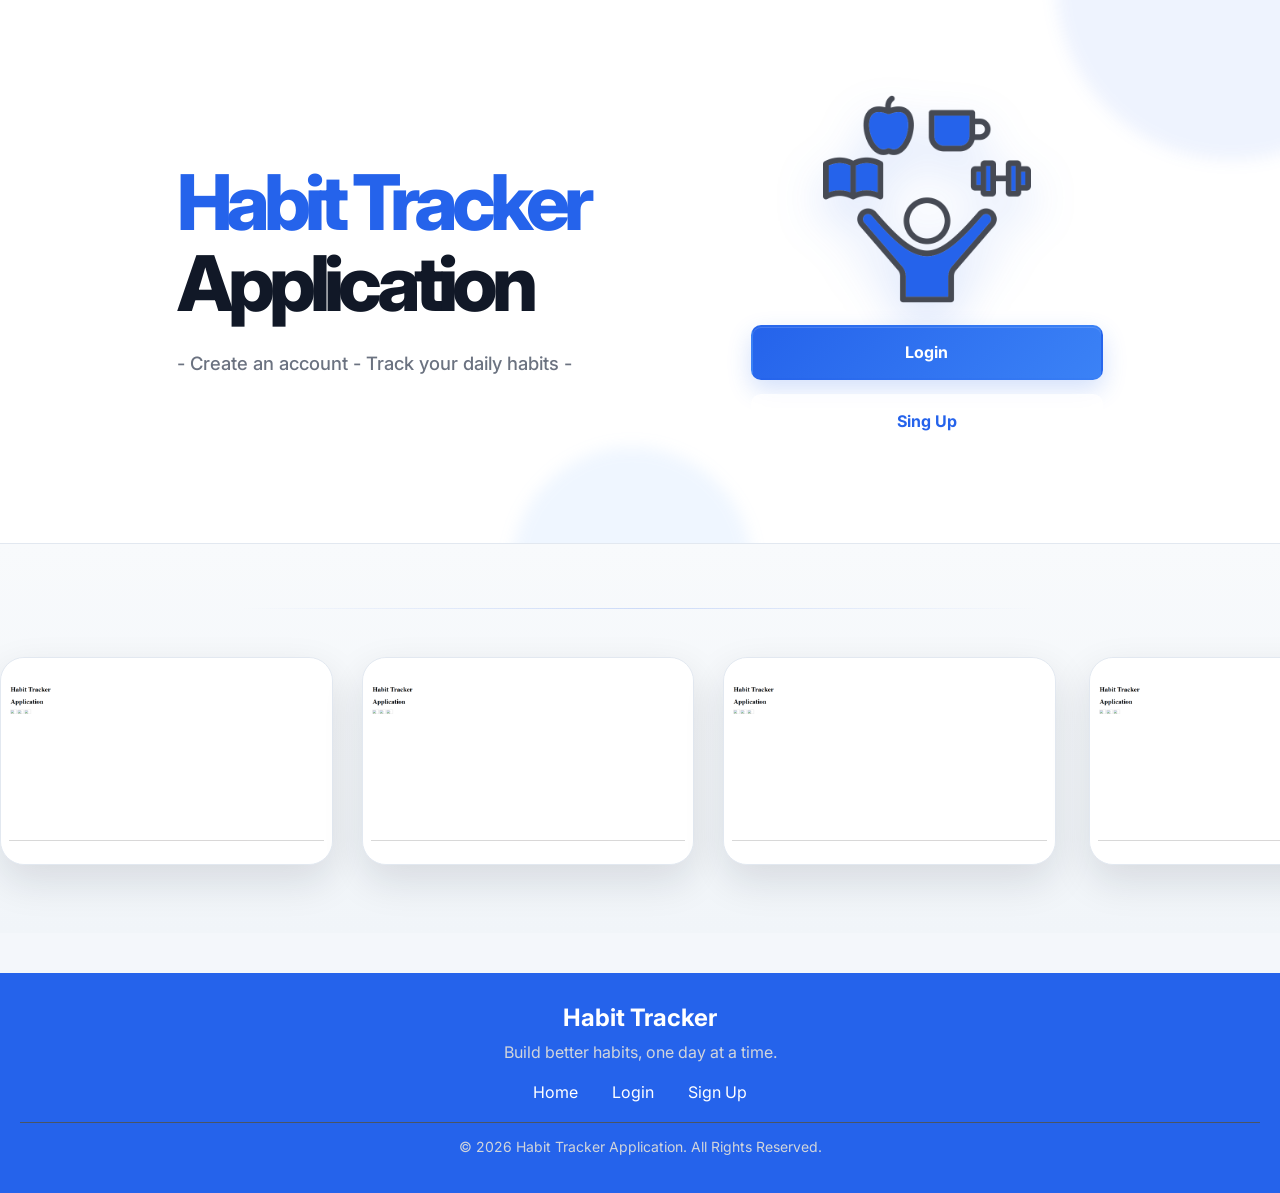
<file: root/index.html>
<!DOCTYPE html>
<html lang="en">

<head>
    <meta charset="UTF-8">
    <meta name="viewport" content="width=device-width, initial-scale=1.0">
    <title> Habit Tracker Application </title>
    <link rel="icon" type="image/png" href="resources/images/title_icon.png">
    <link rel="stylesheet" href="resources/css/style.css">
</head>

<body>
    <div class="title_button">
        <div class="title">
            <h1>Habit Tracker</h1>
            <h1>Application</h1>
            <p>- Create an account - Track your daily habits -</p>
        </div>
        <div class="button">
            <img src="resources/images/front_image.png" alt="">
            <a href="pages/loginpage.php"><button class="login_button">Login</button></a>
            <br>
            <a href="pages/signuppage.php"><button class="signup_button">Sing Up</button></a>
        </div>
    </div>
    <div class="slideshow">
        <div class="group">
            <div class="card"><img src="resources/images/image.png" alt=""></div>
            <div class="card"><img src="resources/images/image.png" alt=""></div>
            <div class="card"><img src="resources/images/image.png" alt=""></div>
        </div>
        <div aria-hidden="" class="group">
            <div class="card"><img src="resources/images/image.png" alt=""></div>
            <div class="card"><img src="resources/images/image.png" alt=""></div>
            <div class="card"><img src="resources/images/image.png" alt=""></div>
        </div>
    </div>
    <footer>
        <div class="footer_content">
            <h2>Habit Tracker</h2>
            <p>Build better habits, one day at a time.</p>

            <div class="footer_links">
                <a href="#">Home</a>
                <a href="pages/loginpage.php">Login</a>
                <a href="pages/signuppage.php">Sign Up</a>
            </div>

            <p class="copyright">
                &copy; 2026 Habit Tracker Application. All Rights Reserved.
            </p>
        </div>
    </footer>
</body>

</html>
</file>
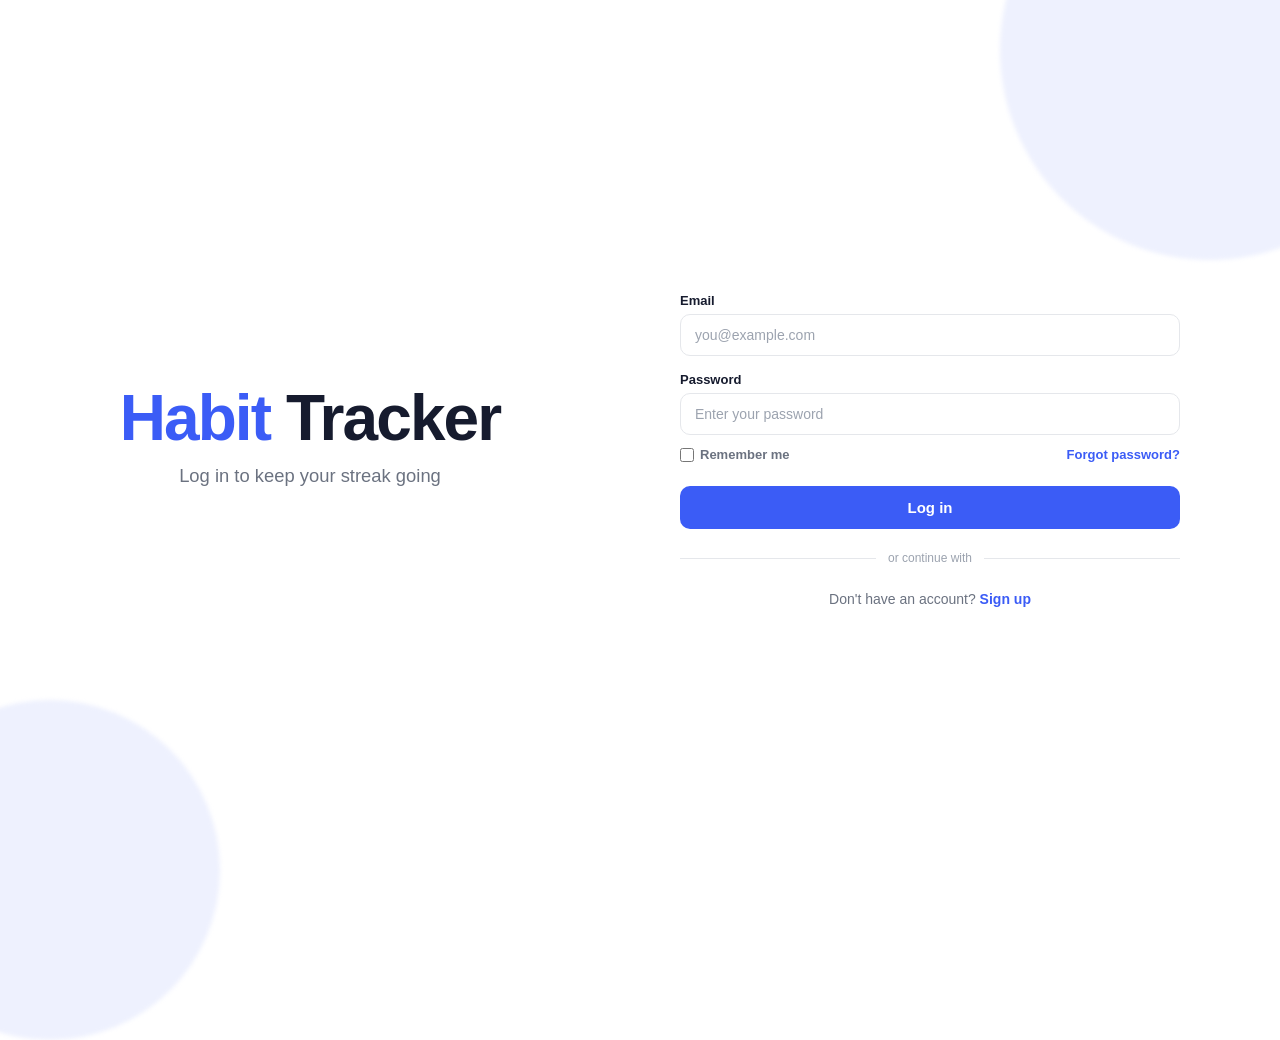
<file: root/pages/loginpage.html>
<!DOCTYPE html>
<html lang="en">

<head>
    <meta charset="UTF-8">
    <meta name="viewport" content="width=device-width, initial-scale=1.0">
    <link rel="icon" type="image/png" href="../resources/images/title_icon.png">
    <title> Log in — Habit Tracker </title>
    <link rel="stylesheet" href="../resources/css/loginpage.css">
</head>

<body>
    <div class="blob blob-1"></div>
    <div class="blob blob-2"></div>
    <div class="main_container">
        <div class="container">
            <h1><span>Habit</span> Tracker</h1>
            <p class="subtitle">Log in to keep your streak going</p>
        </div>
        <div class="card">

            <form>
                <div class="field">
                    <label for="email">Email</label>
                    <input type="email" id="email" name="email" placeholder="you@example.com" required>
                </div>

                <div class="field">
                    <label for="password">Password</label>
                    <input type="password" id="password" name="password" placeholder="Enter your password" required>
                </div>

                <div class="row-between">
                    <label class="remember">
                        <input type="checkbox" id="remember" name="remember">
                        Remember me
                    </label>
                    <a href="#" class="forgot">Forgot password?</a>
                </div>

                <button type="submit" class="btn-login">Log in</button>
            </form>

            <div class="divider">or continue with</div>
            <p class="signup-line">Don't have an account? <a href="../pages/signuppage.html">Sign up</a></p>
        </div>
    </div>
</body>

</html>
</file>
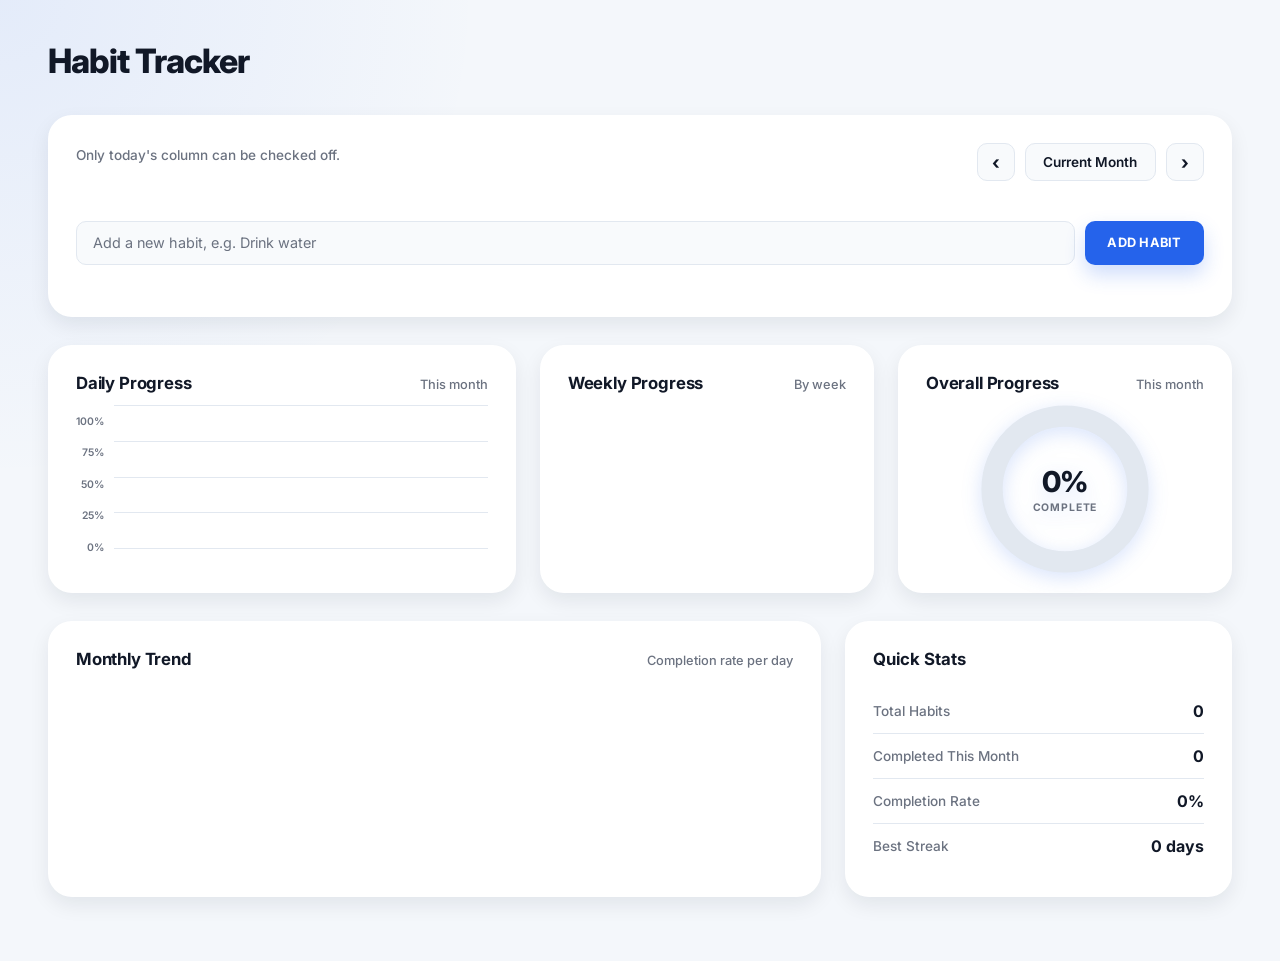
<file: root/pages/mainpage.html>
<!DOCTYPE html>
<html lang="en">

<head>
    <meta charset="UTF-8">
    <meta name="viewport" content="width=device-width, initial-scale=1.0">
    <title>Habit Tracker - Dashboard</title>
    <link rel="icon" type="image/png" href="../resources/images/title_icon.png">
    <link rel="stylesheet" href="../resources/css/mainpage.css">
</head>

<body>
    <div class="app">
        <main class="main-content">
            <!-- TOPBAR -->
            <div class="topbar">
                <div>
                    <h1>Habit Tracker</h1>
                    <p id="currentDate"></p>
                </div>
            </div>
            <!-- TRACKER PANEL -->
            <section class="panel tracker-panel">
                <div class="tracker-header">
                    <div>
                        <h2 id="monthTitle"></h2>
                        <span>Only today's column can be checked off.</span>
                    </div>
                    <div class="month-controls">
                        <button type="button" onclick="changeMonth(-1)" aria-label="Previous month">&lsaquo;</button>
                        <button type="button" class="today-button" onclick="goToToday()">Current Month</button>
                        <button type="button" onclick="changeMonth(1)" aria-label="Next month">&rsaquo;</button>
                    </div>
                </div>
                <div class="habit-input-container">
                    <input type="text" id="habitInput" placeholder="Add a new habit, e.g. Drink water">
                    <button type="button" id="addHabitButton" onclick="createHabit()">ADD HABIT</button>
                </div>
                <div class="tracker-scroll">
                    <table id="trackerTable">
                        <thead id="calendarHeader"></thead>
                        <tbody id="trackerBody"></tbody>
                    </table>
                </div>
            </section>

            <!-- ANALYTICS GRID -->
            <section class="analytics-grid">
                <!-- DAILY CHART -->
                <div class="panel daily-panel">
                    <div class="panel-header">
                        <h3>Daily Progress</h3>
                        <span class="muted">This month</span>
                    </div>
                    <p class="daily-summary" id="dailySummary"></p>
                    <div class="daily-chart-wrap">
                        <div class="chart-y-axis">
                            <span>100%</span>
                            <span>75%</span>
                            <span>50%</span>
                            <span>25%</span>
                            <span>0%</span>
                        </div>
                        <div class="daily-chart-main">
                            <div class="bar-chart" id="dailyChart"></div>
                            <div class="bar-chart-x-labels" id="dailyChartLabels"></div>
                        </div>
                    </div>
                </div>
                <!-- WEEKLY CHART -->
                <div class="panel weekly-panel">
                    <div class="panel-header">
                        <h3>Weekly Progress</h3>
                        <span class="muted">By week</span>
                    </div>
                    <div class="weekly-chart" id="weeklyChart"></div>
                </div>
                <!-- OVERALL PROGRESS -->
                <div class="panel progress-panel">
                    <div class="panel-header">
                        <h3>Overall Progress</h3>
                        <span class="muted">This month</span>
                    </div>
                    <div class="circle-progress">
                        <svg viewBox="0 0 100 100">
                            <circle class="circle-bg" cx="50" cy="50" r="48"></circle>
                            <circle class="circle-value" id="progressCircle" cx="50" cy="50" r="48"></circle>
                        </svg>
                        <div class="circle-text">
                            <strong id="progressPercent">0%</strong>
                            <span>COMPLETE</span>
                        </div>
                    </div>
                </div>
            </section>

            <!-- BOTTOM GRID -->
            <section class="bottom-grid">
                <!-- TREND LINE -->
                <div class="panel line-panel">
                    <div class="panel-header">
                        <h3>Monthly Trend</h3>
                        <span class="muted">Completion rate per day</span>
                    </div>
                    <svg id="trendChart" viewBox="0 0 900 170" preserveAspectRatio="none">
                        <polyline id="trendLine" points="" fill="none" stroke="currentColor" stroke-width="4">
                        </polyline>
                    </svg>
                </div>

                <!-- QUICK STATS -->
                <div class="panel stats-panel">
                    <h3>Quick Stats</h3>
                    <div class="stat-row">
                        <span>Total Habits</span>
                        <strong id="totalHabits">0</strong>
                    </div>
                    <div class="stat-row">
                        <span>Completed This Month</span>
                        <strong id="completedHabits">0</strong>
                    </div>
                    <div class="stat-row">
                        <span>Completion Rate</span>
                        <strong id="completionRate">0%</strong>
                    </div>
                    <div class="stat-row">
                        <span>Best Streak</span>
                        <strong id="bestStreak">0 days</strong>
                    </div>
                </div>
            </section>
        </main>
    </div>
    <script src="../resources/js/script.js"></script>
</body>

</html>
</file>
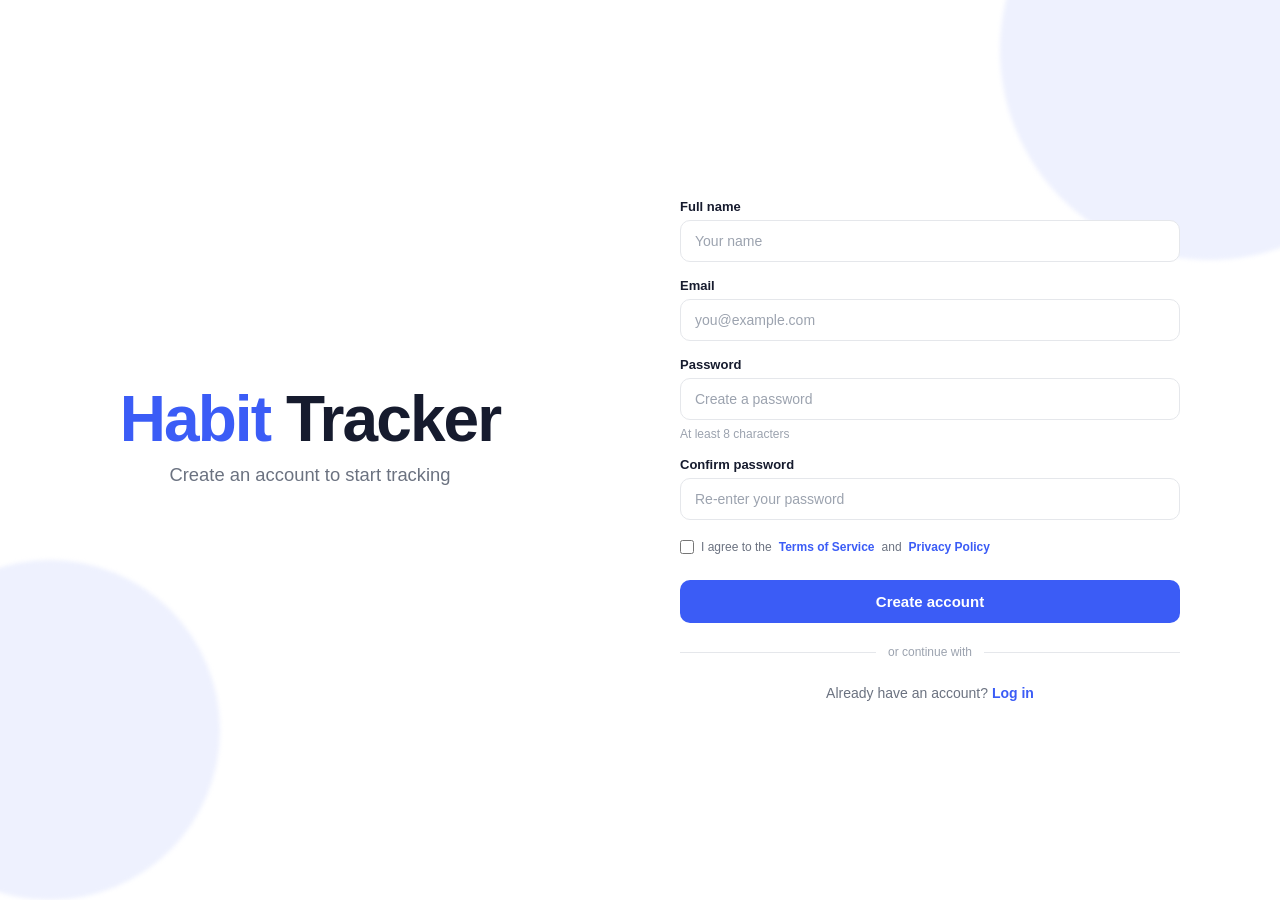
<file: root/pages/signuppage.html>
<!DOCTYPE html>
<html lang="en">

<head>
    <meta charset="UTF-8">
    <meta name="viewport" content="width=device-width, initial-scale=1.0">
    <link rel="icon" type="iamge/png" href="../resources/images/title_icon.png">
    <title> Sign up — Habit Tracker </title>
    <link rel="stylesheet" href="../resources/css/signuppage.css">
</head>

<body>

    <div class="blob blob-1"></div>
    <div class="blob blob-2"></div>
    <div class="main_container">
        <div class="container">

            <h1><span>Habit</span> Tracker</h1>
            <p class="subtitle">Create an account to start tracking</p>
        </div>
        <div class="card">
            <form>
                <div class="field">
                    <label for="name">Full name</label>
                    <input type="text" id="name" name="name" placeholder="Your name" required>
                </div>

                <div class="field">
                    <label for="email">Email</label>
                    <input type="email" id="email" name="email" placeholder="you@example.com" required>
                </div>

                <div class="field">
                    <label for="password">Password</label>
                    <input type="password" id="password" name="password" placeholder="Create a password" required>
                    <span class="hint">At least 8 characters</span>
                </div>

                <div class="field">
                    <label for="confirm-password">Confirm password</label>
                    <input type="password" id="confirm-password" name="confirm-password"
                        placeholder="Re-enter your password" required>
                </div>

                <label class="terms">
                    <input type="checkbox" id="terms" name="terms" required>
                    I agree to the <a href="#">Terms of Service</a> and <a href="#">Privacy Policy</a>
                </label>

                <button type="submit" class="btn-signup">Create account</button>
            </form>

            <div class="divider">or continue with</div>
            <p class="login-line">Already have an account? <a href="../pages/loginpage.html">Log in</a></p>
        </div>
    </div>

</body>

</html>
</file>
<file: root/resources/css/style.css>
@import url("https://fonts.googleapis.com/css2?family=Inter:wght@400;500;600;700;800&display=swap");

/* =========================================
   CSS VARIABLES
========================================= */
:root {
    --primary: #2563eb;
    --primary-dark: #1d4ed8;
    --primary-light: #eff6ff;

    --background: #f4f7fb;
    --surface: #ffffff;
    --surface-alt: #f8fafc;

    --text: #111827;
    --text-secondary: #6b7280;

    --border: #e2e8f0;

    --radius-sm: 0.625rem;
    --radius-md: 1rem;
    --radius-lg: 1.5rem;

    --shadow-sm: 0 0.5rem 1.25rem rgba(15, 23, 42, 0.08);
    --shadow-md: 0 1rem 2.5rem rgba(15, 23, 42, 0.12);
    --shadow-lg: 0 1.5rem 3rem rgba(37, 99, 235, 0.16);
}

/* =========================================
   RESET
========================================= */
*,
*::before,
*::after {
    margin: 0;
    padding: 0;
    box-sizing: border-box;
}

html {
    min-width: 20rem;
    scroll-behavior: smooth;
}

body {
    min-height: 100vh;
    font-family: "Inter", sans-serif;
    background:
        radial-gradient(circle at top left, rgba(37, 99, 235, 0.08), transparent 30%),
        var(--background);
    color: var(--text);
    overflow-x: hidden;
}

/* =========================================
   HERO SECTION
========================================= */
.title_button {
    position: relative;
    isolation: isolate;

    min-height: 34rem;
    padding: 5rem 10%;

    display: flex;
    align-items: center;
    justify-content: space-around;
    gap: 4rem;

    background: var(--surface);
    border-bottom: 1px solid var(--border);

    overflow: hidden;
}

/* Background decoration */
.title_button::before,
.title_button::after {
    content: "";
    position: absolute;
    border-radius: 50%;
    filter: blur(0.5rem);
    z-index: -1;
    pointer-events: none;
}

.title_button::before {
    width: 22rem;
    height: 22rem;
    top: -12rem;
    right: -8rem;
    background: rgba(37, 99, 235, 0.08);
}

.title_button::after {
    width: 15rem;
    height: 15rem;
    bottom: -9rem;
    left: 40%;
    background: rgba(96, 165, 250, 0.1);
}

/* =========================================
   TITLE
========================================= */
.title {
    max-width: 44rem;
    animation: fadeInUp 0.7s ease both;
}

.title h1 {
    font-size: clamp(2.7rem, 6vw, 5.5rem);
    font-weight: 800;
    line-height: 1.05;
    letter-spacing: -0.08em;
    color: var(--text);
}

.title h1:first-child {
    color: var(--primary);
}

.title p {
    margin-top: 1.5rem;
    max-width: 32rem;

    color: var(--text-secondary);
    font-size: clamp(1rem, 2vw, 1.15rem);
    font-weight: 500;
    line-height: 1.7;
}

/* =========================================
   HERO IMAGE + BUTTONS
========================================= */
.button {
    width: 100%;
    max-width: 22rem;

    display: flex;
    flex-direction: column;
    gap: 0.9rem;

    animation: fadeInUp 0.7s 0.15s ease both;
}

/* Hero image */
.button img {
    width: 100%;
    max-height: 13rem;

    object-fit: contain;
    display: block;

    margin-bottom: 0.5rem;

    filter: drop-shadow(0 1.25rem 1.5rem rgba(37, 99, 235, 0.18));
    animation: float 4s ease-in-out infinite;
}

.button br {
    display: none;
}

.button a {
    width: 100%;
    text-decoration: none;
}

/* =========================================
   BUTTONS
========================================= */
.button button {
    position: relative;

    width: 100%;
    padding: 0.95rem 1.5rem;

    border-radius: var(--radius-sm);
    border: 2px solid transparent;

    font-family: inherit;
    font-size: 1rem;
    font-weight: 700;

    cursor: pointer;

    transition:
        transform 0.25s ease,
        box-shadow 0.25s ease,
        background-color 0.25s ease,
        border-color 0.25s ease;
}

.button button:hover {
    transform: translateY(-0.2rem);
}

.button button:active {
    transform: translateY(0);
}

/* Login */
.login_button {
    color: #ffffff;
    background: linear-gradient(135deg, #2563eb, #3b82f6);
    border-color: var(--primary);

    box-shadow:
        0 0.6rem 1.5rem rgba(37, 99, 235, 0.2),
        inset 0 1px 0 rgba(255, 255, 255, 0.15);
}

.login_button:hover {
    background: linear-gradient(135deg, #1d4ed8, #2563eb);
    box-shadow:
        0 0.9rem 2rem rgba(37, 99, 235, 0.3);
}

/* Signup */
.signup_button {
    color: var(--primary);
    background: rgba(255, 255, 255, 0.8);
    border-color: var(--primary);
    backdrop-filter: blur(0.75rem);
}

.signup_button:hover {
    background: var(--primary-light);
    box-shadow: 0 0.7rem 1.5rem rgba(37, 99, 235, 0.1);
}

/* Accessibility */
.button button:focus-visible {
    outline: 3px solid rgba(37, 99, 235, 0.35);
    outline-offset: 4px;
}

/* =========================================
   SLIDESHOW
========================================= */
.slideshow {
    width: 100%;
    overflow: hidden;

    padding: 4rem 0;

    background:
        linear-gradient(180deg,
            var(--surface-alt),
            #f1f5f9);

    white-space: nowrap;
}

.slideshow::before {
    content: "";
    display: block;

    width: min(80%, 50rem);
    height: 1px;

    margin: 0 auto 3rem;

    background: linear-gradient(90deg,
            transparent,
            rgba(37, 99, 235, 0.2),
            transparent);
}

/* Infinite scrolling groups */
.group {
    display: inline-flex;
    align-items: center;

    gap: 1.8rem;
    padding-right: 1.8rem;

    animation: scroll 25s linear infinite;
    will-change: transform;
}

/* =========================================
   CARDS
========================================= */
.card {
    width: clamp(17rem, 26vw, 24rem);
    aspect-ratio: 16 / 10;

    flex: 0 0 auto;

    position: relative;
    overflow: hidden;

    background: var(--surface);

    border: 1px solid var(--border);
    border-radius: var(--radius-lg);

    box-shadow: var(--shadow-md);

    transition:
        transform 0.35s ease,
        box-shadow 0.35s ease,
        border-color 0.35s ease;
}

.card::after {
    content: "";
    position: absolute;
    inset: 0;

    border-radius: inherit;

    border: 1px solid rgba(255, 255, 255, 0.5);
    pointer-events: none;
}

.card:hover {
    transform: translateY(-0.6rem) scale(1.015);

    border-color: rgba(37, 99, 235, 0.35);

    box-shadow:
        0 1.5rem 3rem rgba(15, 23, 42, 0.16),
        0 0 2rem rgba(37, 99, 235, 0.08);
}

.card img {
    width: 100%;
    height: 100%;

    display: block;

    object-fit: contain;
    padding: 0.5rem;

    transition: transform 0.4s ease;
}

.card:hover img {
    transform: scale(1.03);
}

footer {
    width: 100%;
    background-color: #2563eb;
    color: white;
    padding: 30px 20px;
    text-align: center;
    box-sizing: border-box;
    margin-top: 40px;
}

.footer_content h2 {
    margin: 0 0 10px;
    font-size: 24px;
}

.footer_content p {
    margin: 8px 0;
    color: #d1d5db;
}

.footer_links {
    margin: 20px 0;
}

.footer_links a {
    color: white;
    text-decoration: none;
    margin: 0 15px;
    font-size: 16px;
}

.footer_links a:hover {
    color: #60a5fa;
}

.copyright {
    border-top: 1px solid #4b5563;
    padding-top: 15px;
    margin-top: 20px !important;
    font-size: 14px;
}

/* =========================================
   ANIMATIONS
========================================= */
@keyframes scroll {
    from {
        transform: translateX(0);
    }

    to {
        transform: translateX(-100%);
    }
}

@keyframes float {

    0%,
    100% {
        transform: translateY(0);
    }

    50% {
        transform: translateY(-0.7rem);
    }
}

@keyframes fadeInUp {
    from {
        opacity: 0;
        transform: translateY(1.5rem);
    }

    to {
        opacity: 1;
        transform: translateY(0);
    }
}

/* Pause slideshow */
.slideshow:hover .group {
    animation-play-state: paused;
}

/* =========================================
   TABLET
========================================= */
@media (max-width: 48rem) {
    .title_button {
        min-height: auto;

        padding: 4rem 7%;

        flex-direction: column;
        align-items: flex-start;

        gap: 3rem;
    }

    .title {
        max-width: 100%;
    }

    .button {
        max-width: 100%;

        display: grid;
        grid-template-columns: repeat(2, 1fr);
    }

    .button img {
        grid-column: 1 / -1;
        max-height: 15rem;
        width: min(100%, 28rem);
        margin-inline: auto;
    }

    .card {
        width: clamp(16rem, 55vw, 22rem);
    }

    .slideshow {
        padding: 3rem 0;
    }

    .group {
        gap: 1.25rem;
        padding-right: 1.25rem;
    }
}

/* =========================================
   MOBILE
========================================= */
@media (max-width: 30rem) {
    html {
        min-width: 0;
    }

    .title_button {
        padding: 3.5rem 6%;
        gap: 2.5rem;
    }

    .title h1 {
        font-size: clamp(2.5rem, 14vw, 4rem);
        letter-spacing: -0.06em;
    }

    .title p {
        font-size: 1rem;
    }

    .button {
        display: flex;
        flex-direction: column;
    }

    .button img {
        max-height: 12rem;
    }

    .button button {
        padding: 0.9rem 1.2rem;
        font-size: 0.95rem;
    }

    .slideshow {
        padding: 2.5rem 0;
    }

    .slideshow::before {
        margin-bottom: 2rem;
    }

    .group {
        gap: 1rem;
        padding-right: 1rem;
    }

    .card {
        width: 80vw;
        max-width: 20rem;

        border-radius: 1rem;
    }

    .card img {
        padding: 0.375rem;
    }
}

/* =========================================
   REDUCED MOTION ACCESSIBILITY
========================================= */
@media (prefers-reduced-motion: reduce) {

    *,
    *::before,
    *::after {
        scroll-behavior: auto !important;
        animation-duration: 0.01ms !important;
        animation-iteration-count: 1 !important;
        transition-duration: 0.01ms !important;
    }
}
</file>
<file: root/resources/css/loginpage.css>
:root {
    --blue: #3B5CF6;
    --blue-dark: #2F49D1;
    --navy: #161B2E;
    --gray: #6B7280;
    --gray-light: #9CA3AF;
    --border: #E5E7EB;
    --bg: #FFFFFF;
    --blob: #EEF1FE;
}

* {
    margin: 0;
    padding: 0;
    box-sizing: border-box;
}

body {
    font-family: -apple-system, BlinkMacSystemFont, "Segoe UI", Roboto, Helvetica, Arial, sans-serif;
    background: var(--bg);
    color: var(--navy);
    min-height: 100vh;
    display: flex;
    align-items: center;
    justify-content: center;
    position: relative;
    overflow: hidden;
    padding: 24px;
}

/* ambient blobs, echoing the landing page */
.blob {
    position: absolute;
    border-radius: 50%;
    background: var(--blob);
    filter: blur(2px);
    z-index: 0;
}

.blob-1 {
    width: 420px;
    height: 420px;
    top: -160px;
    right: -140px;
    z-index: 0;
}

.blob-2 {
    width: 340px;
    height: 340px;
    bottom: -140px;
    left: -120px;
    z-index: 0;
}

.icon-wrap {
    display: flex;
    justify-content: center;
    margin-bottom: 22px;
    z-index: 10;
}

.icon-wrap svg {
    width: 72px;
    height: 72px;
    z-index: 10;
}

.main_container {
    width: 100%;
    max-width: 1200px;
    display: flex;
    align-items: center;
    justify-content: center;
    gap: 80px;
    padding: 20px;
    flex-wrap: wrap;
    z-index: 10;
}

.container {
    width: 100%;
    max-width: 500px;
    flex: 1 1 420px;
    display: flex;
    flex-direction: column;
}

h1 {
    text-align: center;
    font-size: clamp(2.5rem, 5vw, 4.5rem);
    font-weight: 800;
    letter-spacing: -0.03em;
    line-height: 1.1;
    margin-bottom: 12px;
}

h1 span {
    color: var(--blue);
    font-size: inherit;
}

.subtitle {
    text-align: center;
    color: var(--gray);
    font-size: clamp(0.95rem, 2vw, 1.15rem);
    margin-bottom: 30px;
}

.card {
    width: 100%;
    max-width: 500px;
    margin: 0 auto;
}

@media (max-width: 768px) {
    body {
        padding: 16px;
        overflow-y: auto;
    }

    .main_container {
        flex-direction: column;
        gap: 40px;
        padding: 10px 0;
    }

    .container {
        width: 100%;
        max-width: 600px;
        flex: none;
    }

    h1 {
        font-size: clamp(2.25rem, 10vw, 3.5rem);
    }

    .card {
        max-width: 100%;
    }
}

@media (max-width: 480px) {
    body {
        padding: 12px;
    }

    .card {
        padding: 28px 20px;
        border-radius: 16px;
    }

    h1 {
        font-size: 2.25rem;
    }

    .icon-wrap svg {
        width: 60px;
        height: 60px;
    }

    .row-between {
        flex-wrap: wrap;
        gap: 10px;
    }
}

/* .card {
    position: relative;
    z-index: 1;
    width: 100%;
    max-width: 400px;
    background: #fff;
    border: 1px solid var(--border);
    border-radius: 20px;
    padding: 40px 36px 36px;
    box-shadow: 0 20px 50px -20px rgba(22, 27, 46, 0.15);
} */


form {
    display: flex;
    flex-direction: column;
    gap: 16px;
}

.field {
    display: flex;
    flex-direction: column;
    gap: 6px;
}

label {
    font-size: 13px;
    font-weight: 600;
    color: var(--navy);
}

input[type="email"],
input[type="password"] {
    padding: 12px 14px;
    border: 1.5px solid var(--border);
    border-radius: 10px;
    font-size: 14px;
    color: var(--navy);
    outline: none;
    transition: border-color .15s ease, box-shadow .15s ease;
    background: #fff;
}

input::placeholder {
    color: var(--gray-light);
}

input:focus {
    border-color: var(--blue);
    box-shadow: 0 0 0 3px rgba(59, 92, 246, 0.15);
}

.row-between {
    display: flex;
    align-items: center;
    justify-content: space-between;
    font-size: 13px;
    margin-top: -4px;
}

.remember {
    display: flex;
    align-items: center;
    gap: 6px;
    color: var(--gray);
}

.remember input {
    accent-color: var(--blue);
    width: 14px;
    height: 14px;
}

.forgot {
    color: var(--blue);
    text-decoration: none;
    font-weight: 600;
}

.forgot:hover {
    text-decoration: underline;
}

.btn-login {
    margin-top: 8px;
    padding: 13px;
    border: none;
    border-radius: 10px;
    background: var(--blue);
    color: #fff;
    font-size: 15px;
    font-weight: 700;
    cursor: pointer;
    transition: background .15s ease, transform .05s ease;
}

.btn-login:hover {
    background: var(--blue-dark);
}

.btn-login:active {
    transform: scale(0.99);
}

.divider {
    display: flex;
    align-items: center;
    gap: 12px;
    color: var(--gray-light);
    font-size: 12px;
    margin: 22px 0;
}

.divider::before,
.divider::after {
    content: "";
    flex: 1;
    height: 1px;
    background: var(--border);
}

.btn-google {
    display: flex;
    align-items: center;
    justify-content: center;
    gap: 10px;
    padding: 11px;
    border: 1.5px solid var(--border);
    border-radius: 10px;
    background: #fff;
    font-size: 14px;
    font-weight: 600;
    color: var(--navy);
    cursor: pointer;
    transition: border-color .15s ease, background .15s ease;
}

.btn-google:hover {
    background: #F9FAFB;
    border-color: var(--gray-light);
}

.signup-line {
    text-align: center;
    font-size: 14px;
    color: var(--gray);
    margin-top: 26px;
}

.signup-line a {
    color: var(--blue);
    font-weight: 700;
    text-decoration: none;
}

.signup-line a:hover {
    text-decoration: underline;
}

@media (max-width:480px) {
    .card {
        padding: 32px 24px 28px;
        border-radius: 16px;
    }
}
</file>
<file: root/resources/css/mainpage.css>
@import url("https://fonts.googleapis.com/css2?family=Inter:wght@400;500;600;700;800&display=swap");

/* =========================================
   CSS VARIABLES
   (kept consistent with the marketing page)
========================================= */
:root {
    --primary: #2563eb;
    --primary-dark: #1d4ed8;
    --primary-light: #eff6ff;

    --success: #22c55e;
    --success-dark: #16a34a;

    --background: #f4f7fb;
    --surface: #ffffff;
    --surface-alt: #f8fafc;

    --text: #111827;
    --text-secondary: #6b7280;

    --border: #e2e8f0;

    --radius-sm: 0.625rem;
    --radius-md: 1rem;
    --radius-lg: 1.5rem;

    --shadow-sm: 0 0.5rem 1.25rem rgba(15, 23, 42, 0.08);
    --shadow-md: 0 1rem 2.5rem rgba(15, 23, 42, 0.12);
    --shadow-lg: 0 1.5rem 3rem rgba(37, 99, 235, 0.16);

    /* shared easing for every animated property in this file */
    --ease-smooth: cubic-bezier(0.22, 1, 0.36, 1);
}

/* =========================================
   RESET
========================================= */
*,
*::before,
*::after {
    margin: 0;
    padding: 0;
    box-sizing: border-box;
}

html {
    min-width: 20rem;
    scroll-behavior: smooth;
}

body {
    min-height: 100vh;
    font-family: "Inter", sans-serif;
    background:
        radial-gradient(circle at top left, rgba(37, 99, 235, 0.08), transparent 30%),
        var(--background);
    color: var(--text);
    overflow-x: hidden;
}

/* =========================================
   LAYOUT
========================================= */
.app {
    display: flex;
    min-height: 100vh;
}

.main-content {
    flex: 1;
    width: 100%;
    max-width: 90rem;
    margin: 0 auto;
    padding: 2.5rem clamp(1.25rem, 4vw, 3rem) 4rem;

    display: flex;
    flex-direction: column;
    gap: 1.75rem;
}

/* =========================================
   TOPBAR
========================================= */
.topbar {
    display: flex;
    align-items: flex-end;
    justify-content: space-between;
    flex-wrap: wrap;
    gap: 1rem;

    animation: fadeInUp 0.5s var(--ease-smooth) both;
}

.topbar h1 {
    font-size: clamp(1.6rem, 3vw, 2.1rem);
    font-weight: 800;
    letter-spacing: -0.03em;
    color: var(--text);
}

.topbar p {
    margin-top: 0.35rem;
    color: var(--text-secondary);
    font-size: 0.95rem;
    font-weight: 500;
}

/* =========================================
   PANELS (shared card shell — no border, shadow only)
========================================= */
.panel {
    background: var(--surface);
    border-radius: var(--radius-lg);
    box-shadow: var(--shadow-sm);
    padding: 1.75rem;

    transition:
        box-shadow 0.35s var(--ease-smooth),
        transform 0.35s var(--ease-smooth);

    animation: fadeInUp 0.55s var(--ease-smooth) both;
}

.panel:hover {
    box-shadow: var(--shadow-md);
}

.panel-header {
    display: flex;
    align-items: baseline;
    justify-content: space-between;
    gap: 0.75rem;
    margin-bottom: 1.25rem;
}

.panel-header h3 {
    font-size: 1.05rem;
    font-weight: 700;
    letter-spacing: -0.01em;
}

.muted {
    color: var(--text-secondary);
    font-size: 0.8rem;
    font-weight: 500;
}

/* =========================================
   TRACKER PANEL HEADER
========================================= */
.tracker-panel {
    animation-delay: 0.05s;
}

.tracker-header {
    display: flex;
    align-items: flex-start;
    justify-content: space-between;
    flex-wrap: wrap;
    gap: 0.75rem;
    margin-bottom: 1.25rem;
}

.tracker-header h2 {
    font-size: 1.2rem;
    font-weight: 700;
    letter-spacing: -0.01em;
}

.tracker-header span {
    display: block;
    margin-top: 0.25rem;
    color: var(--text-secondary);
    font-size: 0.85rem;
    font-weight: 500;
}

/* =========================================
   MONTH CONTROLS
========================================= */
.month-controls {
    display: flex;
    align-items: center;
    justify-content: flex-end;
    gap: 0.6rem;
    margin-bottom: 1.25rem;
}

.month-controls button {
    font-family: inherit;
    cursor: pointer;
    border-radius: var(--radius-sm);
    border: 1px solid var(--border);
    background: var(--surface-alt);
    color: var(--text);

    transition:
        background-color 0.25s var(--ease-smooth),
        border-color 0.25s var(--ease-smooth),
        transform 0.2s var(--ease-smooth),
        color 0.25s var(--ease-smooth);
}

.month-controls button:first-child,
.month-controls button:last-child {
    width: 2.4rem;
    height: 2.4rem;
    font-size: 1.15rem;
    font-weight: 700;
    line-height: 1;
    display: inline-flex;
    align-items: center;
    justify-content: center;
}

.month-controls button:hover {
    background: var(--primary-light);
    border-color: rgba(37, 99, 235, 0.35);
    color: var(--primary-dark);
    transform: translateY(-0.1rem);
}

.month-controls button:active {
    transform: translateY(0);
}

.today-button {
    padding: 0 1.1rem;
    height: 2.4rem;
    font-size: 0.85rem;
    font-weight: 600;
}

/* =========================================
   ADD HABIT INPUT
========================================= */
.habit-input-container {
    display: flex;
    gap: 0.6rem;
    margin-bottom: 1.5rem;
}

#habitInput {
    flex: 1;
    min-width: 0;
    height: 2.75rem;
    padding: 0 1rem;

    font-family: inherit;
    font-size: 0.9rem;
    color: var(--text);

    background: var(--surface-alt);
    border: 1.5px solid var(--border);
    border-radius: var(--radius-sm);

    transition:
        border-color 0.25s var(--ease-smooth),
        box-shadow 0.25s var(--ease-smooth),
        background-color 0.25s var(--ease-smooth);
}

#habitInput::placeholder {
    color: var(--text-secondary);
}

#habitInput:focus {
    outline: none;
    background: var(--surface);
    border-color: var(--primary);
    box-shadow: 0 0 0 4px rgba(37, 99, 235, 0.12);
}

#addHabitButton {
    flex-shrink: 0;
    height: 2.75rem;
    padding: 0 1.4rem;

    font-family: inherit;
    font-size: 0.8rem;
    font-weight: 700;
    letter-spacing: 0.02em;
    color: #fff;

    background: var(--primary);
    border: none;
    border-radius: var(--radius-sm);
    cursor: pointer;

    box-shadow: 0 0.6rem 1.25rem rgba(37, 99, 235, 0.22);

    transition:
        transform 0.25s var(--ease-smooth),
        box-shadow 0.25s var(--ease-smooth),
        background 0.25s var(--ease-smooth);
}

#addHabitButton:hover {
    background: var(--primary-dark);
    box-shadow: 0 0.9rem 1.75rem rgba(37, 99, 235, 0.3);
    transform: translateY(-0.15rem);
}

#addHabitButton:active {
    transform: translateY(0);
}

/* =========================================
   TRACKER TABLE
   (table-layout: fixed divides the row width evenly across every
   day column so the entire month fits on screen without scrolling)
========================================= */
.tracker-scroll {
    overflow-x: auto;
    border-radius: var(--radius-md);

    scrollbar-width: thin;
    scrollbar-color: var(--border) transparent;
}

.tracker-scroll::-webkit-scrollbar {
    height: 0.5rem;
}

.tracker-scroll::-webkit-scrollbar-thumb {
    background: var(--border);
    border-radius: 999px;
}

#trackerTable {
    width: 100%;
    table-layout: fixed;
    border-collapse: separate;
    border-spacing: 0;
    font-size: clamp(0.55rem, 0.9vw, 0.8rem);
}

#trackerTable thead th {
    position: sticky;
    top: 0;
    z-index: 2;

    background: var(--surface-alt);
    color: var(--text-secondary);
    font-weight: 600;
    font-size: clamp(0.55rem, 0.75vw, 0.72rem);
    letter-spacing: 0.03em;
    text-transform: uppercase;

    padding: 0.5rem 0.15rem;
    text-align: center;
    border-bottom: 1px solid var(--border);
    white-space: nowrap;
    overflow: hidden;
    text-overflow: ellipsis;
}

.habit-header {
    position: sticky;
    left: 0;
    z-index: 3;
    text-align: left !important;
    padding-left: 0.85rem !important;
    background: var(--surface-alt);
    width: 9rem;
}

.week-row th {
    border-left: 1px solid var(--border);
}

.week-row th:first-child {
    border-left: none;
}

.day-number {
    display: block;
    margin-top: 0.1rem;
    font-size: clamp(0.6rem, 0.9vw, 0.85rem);
    font-weight: 700;
    color: var(--text);
    text-transform: none;
}

th.week-start,
td.week-start {
    border-left: 1px solid var(--border);
}

#trackerBody tr {
    transition: background-color 0.2s var(--ease-smooth);
}

#trackerBody tr:hover {
    background: var(--surface-alt);
}

#trackerBody tr:not(:last-child) td {
    border-bottom: 1px solid var(--border);
}

.habit-name {
    position: sticky;
    left: 0;
    z-index: 1;

    background: var(--surface);
    padding: 0.6rem 0.85rem;
    font-weight: 600;
    color: var(--text);
    white-space: nowrap;
    overflow: hidden;
    text-overflow: ellipsis;

    display: table-cell;
}

#trackerBody tr:hover .habit-name {
    background: var(--surface-alt);
}

.edit-habit {
    margin-left: 0.6rem;
    padding: 0.15rem 0.5rem;
    font-family: inherit;
    font-size: 0.62rem;
    font-weight: 700;
    letter-spacing: 0.03em;
    color: var(--text-secondary);

    background: var(--surface-alt);
    border: 1px solid var(--border);
    border-radius: 999px;
    cursor: pointer;

    opacity: 0;
    transform: translateX(-0.25rem);

    transition:
        opacity 0.2s var(--ease-smooth),
        transform 0.2s var(--ease-smooth),
        background-color 0.2s var(--ease-smooth),
        color 0.2s var(--ease-smooth);
}

#trackerBody tr:hover .edit-habit,
.edit-habit:focus-visible {
    opacity: 1;
    transform: translateX(0);
}

.edit-habit:hover {
    background: var(--primary-light);
    color: var(--primary-dark);
    border-color: rgba(37, 99, 235, 0.35);
}

.day-cell {
    text-align: center;
    padding: clamp(0.15rem, 0.4vw, 0.4rem);
}

.check-cell {
    width: 68%;
    aspect-ratio: 1 / 1;
    max-width: 1.4rem;
    margin: 0 auto;

    border-radius: 0.4rem;
    border: 1.5px solid var(--border);
    background: var(--surface-alt);
    cursor: pointer;

    transition:
        background-color 0.3s var(--ease-smooth),
        border-color 0.3s var(--ease-smooth),
        transform 0.18s var(--ease-smooth),
        box-shadow 0.3s var(--ease-smooth);
}

.check-cell:hover {
    border-color: var(--primary);
    transform: scale(1.12);
}

.check-cell:active {
    transform: scale(0.94);
}

.check-cell.completed {
    background: var(--success);
    border-color: var(--success-dark);
    box-shadow: 0 0.3rem 0.6rem rgba(34, 197, 94, 0.35);
    animation: pop 0.3s var(--ease-smooth);
}

/* only today can be toggled — past/future days are locked */
.check-cell.disabled {
    cursor: not-allowed;
    opacity: 0.45;
}

.check-cell.disabled:hover {
    border-color: var(--border);
    transform: none;
}

.check-cell.disabled.completed {
    opacity: 0.7;
}

/* highlight the current day's column across header + body */
th.today-column {
    background: var(--primary-light);
    color: var(--primary-dark);
}

td.today-column {
    background: rgba(37, 99, 235, 0.05);
}

#trackerBody tr:hover td.today-column {
    background: rgba(37, 99, 235, 0.09);
}

/* =========================================
   ANALYTICS GRID
========================================= */
.analytics-grid {
    display: grid;
    grid-template-columns: 1.4fr 1fr 1fr;
    gap: 1.5rem;
}

.daily-panel {
    animation-delay: 0.1s;
}

.weekly-panel {
    animation-delay: 0.15s;
}

.progress-panel {
    animation-delay: 0.2s;
}

/* =========================================
   DAILY PROGRESS DETAILS
========================================= */
.daily-summary {
    margin: -0.5rem 0 1rem;
    font-size: 0.78rem;
    font-weight: 600;
    color: var(--text-secondary);

    opacity: 0;
    animation: fadeInUp 0.5s var(--ease-smooth) 0.15s both;
}

.daily-chart-wrap {
    display: flex;
    gap: 0.6rem;
}

/* y-axis: 100 / 75 / 50 / 25 / 0 */
.chart-y-axis {
    display: flex;
    flex-direction: column;
    justify-content: space-between;

    height: 9rem;
    padding-top: 0.5rem;

    text-align: right;
    flex-shrink: 0;
}

.chart-y-axis span {
    font-size: 0.65rem;
    font-weight: 600;
    color: var(--text-secondary);
    line-height: 1;
    transform: translateY(0.35em);
}

.daily-chart-main {
    flex: 1;
    min-width: 0;
}

/* =========================================
   DAILY BAR CHART
========================================= */
.bar-chart {
    position: relative;
    display: flex;
    align-items: flex-end;
    gap: 0.2rem;
    height: 9rem;
    padding-top: 0.5rem;

    border-top: 1px solid var(--border);
    border-bottom: 1px solid var(--border);

    /* gridlines at the 25% and 75% levels; 0/100 are the top/bottom borders above */
    background-image:
        linear-gradient(to top, transparent 24.5%, var(--border) 24.5%, var(--border) calc(24.5% + 1px), transparent calc(24.5% + 1px)),
        linear-gradient(to top, transparent 49.5%, var(--border) 49.5%, var(--border) calc(49.5% + 1px), transparent calc(49.5% + 1px)),
        linear-gradient(to top, transparent 74.5%, var(--border) 74.5%, var(--border) calc(74.5% + 1px), transparent calc(74.5% + 1px));
}

.bar {
    flex: 1;
    min-width: 0.2rem;
    border-radius: 0.25rem 0.25rem 0 0;

    background: var(--primary);
    transform-origin: bottom;

    animation: growUp 0.7s var(--ease-smooth) both;
    transition:
        height 0.6s var(--ease-smooth),
        background 0.25s var(--ease-smooth),
        transform 0.25s var(--ease-smooth);
}

.bar:hover {
    background: var(--primary-dark);
    transform: scaleY(1.02);
}

.bar-today {
    background: #f59e0b;
    box-shadow: 0 0 0 1px rgba(245, 158, 11, 0.35);
}

.bar-today:hover {
    background: #d97706;
}

/* x-axis: day numbers under the daily chart, aligned to each bar */
.bar-chart-x-labels {
    display: flex;
    gap: 0.2rem;
    margin-top: 0.35rem;
}

.bar-chart-x-labels span {
    flex: 1;
    min-width: 0.2rem;
    text-align: center;

    font-size: 0.62rem;
    font-weight: 600;
    color: var(--text-secondary);
}

.bar-chart-x-labels span.bar-label-today {
    color: #f59e0b;
    font-weight: 800;
}

/* stagger the bars slightly so the chart animates in like a wave */
.bar-chart .bar:nth-child(1) {
    animation-delay: 0.01s;
}

.bar-chart .bar:nth-child(2) {
    animation-delay: 0.02s;
}

.bar-chart .bar:nth-child(3) {
    animation-delay: 0.03s;
}

.bar-chart .bar:nth-child(4) {
    animation-delay: 0.04s;
}

.bar-chart .bar:nth-child(5) {
    animation-delay: 0.05s;
}

.bar-chart .bar:nth-child(6) {
    animation-delay: 0.06s;
}

.bar-chart .bar:nth-child(7) {
    animation-delay: 0.07s;
}

.bar-chart .bar:nth-child(8) {
    animation-delay: 0.08s;
}

.bar-chart .bar:nth-child(9) {
    animation-delay: 0.09s;
}

.bar-chart .bar:nth-child(10) {
    animation-delay: 0.1s;
}

.bar-chart .bar:nth-child(n + 11) {
    animation-delay: 0.11s;
}

/* =========================================
   WEEKLY CHART
========================================= */
.weekly-chart {
    display: flex;
    align-items: flex-end;
    gap: 0.9rem;
    height: 9rem;
    padding-top: 1.5rem;
}

.week-column {
    flex: 1;
    height: 100%;

    display: flex;
    flex-direction: column;
    align-items: center;
    justify-content: flex-end;
    gap: 0.4rem;
}

.week-column-percent {
    font-size: 0.72rem;
    font-weight: 700;
    color: var(--text-secondary);

    opacity: 0;
    transform: translateY(0.35rem);
    animation: fadeInUp 0.5s var(--ease-smooth) 0.35s both;
}

.week-column-bar {
    width: 100%;
    max-width: 2.4rem;
    border-radius: 0.5rem 0.5rem 0.2rem 0.2rem;

    background: var(--primary);
    transform-origin: bottom;

    animation: growUp 0.8s var(--ease-smooth) both;
    transition:
        height 0.6s var(--ease-smooth),
        background 0.25s var(--ease-smooth),
        transform 0.25s var(--ease-smooth);
}

.week-column-bar:hover {
    background: var(--primary-dark);
    transform: scaleY(1.02);
}

.week-column-label {
    font-size: 0.7rem;
    font-weight: 600;
    color: var(--text-secondary);
    letter-spacing: 0.02em;
}

/* =========================================
   OVERALL PROGRESS CIRCLE
   (thicker ring, stronger track contrast, and a soft glow
   so the completion percentage stands out clearly)
========================================= */
.circle-progress {
    position: relative;
    width: 9.5rem;
    height: 9.5rem;
    margin: 0.5rem auto 0;
    filter: drop-shadow(0 0.35rem 0.6rem rgba(37, 99, 235, 0.18));
}

.circle-progress svg {
    width: 100%;
    height: 100%;
    transform: rotate(-90deg);
    overflow: visible;
}

.circle-bg {
    fill: none;
    stroke: var(--border);
    stroke-width: 14;
}

.circle-value {
    fill: none;
    stroke: var(--primary);
    stroke-width: 14;
    stroke-linecap: round;

    stroke-dasharray: 302;
    stroke-dashoffset: 302;

    transition: stroke-dashoffset 0.9s var(--ease-smooth);
}

.circle-text {
    position: absolute;
    inset: 0;

    display: flex;
    flex-direction: column;
    align-items: center;
    justify-content: center;
    gap: 0.15rem;
}

.circle-text strong {
    font-size: 1.8rem;
    font-weight: 800;
    letter-spacing: -0.02em;
    color: var(--text);

    transition: color 0.3s var(--ease-smooth);
}

.circle-text span {
    font-size: 0.65rem;
    font-weight: 700;
    letter-spacing: 0.08em;
    color: var(--text-secondary);
}

/* =========================================
   BOTTOM GRID
========================================= */
.bottom-grid {
    display: grid;
    grid-template-columns: 2fr 1fr;
    gap: 1.5rem;
}

.line-panel {
    animation-delay: 0.25s;
}

.stats-panel {
    animation-delay: 0.3s;
}

/* =========================================
   TREND CHART
========================================= */
#trendChart {
    width: 100%;
    height: 11rem;
    color: var(--primary);
    overflow: visible;
}

#trendLine {
    stroke-linecap: round;
    stroke-linejoin: round;

    stroke-dasharray: 2000;
    stroke-dashoffset: 2000;

    animation: drawLine 1.4s var(--ease-smooth) forwards;
    transition: points 0.6s var(--ease-smooth);
}

/* =========================================
   QUICK STATS
========================================= */
.stats-panel h3 {
    font-size: 1.05rem;
    font-weight: 700;
    margin-bottom: 1.25rem;
}

.stat-row {
    display: flex;
    align-items: center;
    justify-content: space-between;

    padding: 0.75rem 0;
    border-bottom: 1px solid var(--border);

    transition: padding-left 0.25s var(--ease-smooth);
}

.stat-row:last-child {
    border-bottom: none;
}

.stat-row:hover {
    padding-left: 0.25rem;
}

.stat-row span {
    font-size: 0.85rem;
    color: var(--text-secondary);
    font-weight: 500;
}

.stat-row strong {
    font-size: 1rem;
    font-weight: 700;
    color: var(--text);
    transition: color 0.3s var(--ease-smooth);
}

/* =========================================
   ANIMATIONS
========================================= */
@keyframes fadeInUp {
    from {
        opacity: 0;
        transform: translateY(1rem);
    }

    to {
        opacity: 1;
        transform: translateY(0);
    }
}

@keyframes growUp {
    from {
        transform: scaleY(0);
        opacity: 0;
    }

    to {
        transform: scaleY(1);
        opacity: 1;
    }
}

@keyframes drawLine {
    to {
        stroke-dashoffset: 0;
    }
}

@keyframes pop {
    0% {
        transform: scale(0.7);
    }

    60% {
        transform: scale(1.15);
    }

    100% {
        transform: scale(1);
    }
}

/* =========================================
   REDUCED MOTION ACCESSIBILITY
========================================= */
@media (prefers-reduced-motion: reduce) {

    *,
    *::before,
    *::after {
        scroll-behavior: auto !important;
        animation-duration: 0.01ms !important;
        animation-iteration-count: 1 !important;
        transition-duration: 0.01ms !important;
    }
}

/* =========================================
   TABLET
========================================= */
@media (max-width: 64rem) {
    .analytics-grid {
        grid-template-columns: 1fr 1fr;
    }

    .progress-panel {
        grid-column: span 2;
    }

    .bottom-grid {
        grid-template-columns: 1fr;
    }
}

@media (max-width: 48rem) {
    .main-content {
        padding: 1.75rem 1.1rem 3rem;
        gap: 1.25rem;
    }

    .panel {
        padding: 1.25rem;
    }

    .analytics-grid {
        grid-template-columns: 1fr;
    }

    .progress-panel {
        grid-column: auto;
    }

    .habit-input-container {
        flex-direction: column;
    }

    #addHabitButton {
        width: 100%;
    }

    /* below tablet width, 31 fixed-width columns get too cramped to
       tap reliably — fall back to the scrollable table instead */
    #trackerTable {
        table-layout: auto;
        min-width: 46rem;
        font-size: 0.8rem;
    }

    .habit-header {
        width: auto;
        min-width: 9rem;
    }

    .check-cell {
        width: 1.4rem;
        max-width: none;
    }

    .tracker-scroll {
        overflow-x: auto;
    }
}

@media (max-width: 30rem) {
    .topbar h1 {
        font-size: 1.4rem;
    }

    .circle-progress {
        width: 7.5rem;
        height: 7.5rem;
    }

    .circle-text strong {
        font-size: 1.4rem;
    }
}
</file>
<file: root/resources/css/signuppage.css>
:root {
    --blue: #3B5CF6;
    --blue-dark: #2F49D1;
    --navy: #161B2E;
    --gray: #6B7280;
    --gray-light: #9CA3AF;
    --border: #E5E7EB;
    --bg: #FFFFFF;
    --blob: #EEF1FE;
}

* {
    margin: 0;
    padding: 0;
    box-sizing: border-box;
}

body {
    font-family: -apple-system, BlinkMacSystemFont, "Segoe UI", Roboto, Helvetica, Arial, sans-serif;
    background: var(--bg);
    color: var(--navy);
    min-height: 100vh;
    display: flex;
    align-items: center;
    justify-content: center;
    position: relative;
    overflow-x: hidden;
    padding: 24px;
}

/* Ambient background blobs */
.blob {
    position: absolute;
    border-radius: 50%;
    background: var(--blob);
    filter: blur(2px);
    z-index: 0;
    pointer-events: none;
}

.blob-1 {
    width: 420px;
    height: 420px;
    top: -160px;
    right: -140px;
}

.blob-2 {
    width: 340px;
    height: 340px;
    bottom: 0px;
    left: -120px;
}

/* Main layout */
.main_container {
    width: 100%;
    max-width: 1200px;
    display: flex;
    align-items: center;
    justify-content: center;
    gap: 80px;
    padding: 20px;
    flex-wrap: wrap;
    z-index: 10;
}

.container {
    width: 100%;
    max-width: 500px;
    flex: 1 1 420px;
    display: flex;
    flex-direction: column;
}

h1 {
    text-align: center;
    font-size: clamp(2.5rem, 5vw, 4.5rem);
    font-weight: 800;
    letter-spacing: -0.03em;
    line-height: 1.1;
    margin-bottom: 10px;
}

h1 span {
    color: var(--blue);
    font-size: inherit;
}

.subtitle {
    text-align: center;
    color: var(--gray);
    font-size: clamp(0.95rem, 2vw, 1.15rem);
    margin-bottom: 30px;
}

.card {
    width: 100%;
    max-width: 500px;
    margin: 0 auto;
}

/* Form */
form {
    display: flex;
    flex-direction: column;
    gap: 16px;
}

.field {
    display: flex;
    flex-direction: column;
    gap: 6px;
}

label {
    font-size: 13px;
    font-weight: 600;
    color: var(--navy);
}

input[type="text"],
input[type="email"],
input[type="password"] {
    width: 100%;
    padding: 12px 14px;
    border: 1.5px solid var(--border);
    border-radius: 10px;
    font-size: 14px;
    color: var(--navy);
    outline: none;
    transition: border-color 0.15s ease, box-shadow 0.15s ease;
    background: #fff;
}

input::placeholder {
    color: var(--gray-light);
}

input:focus {
    border-color: var(--blue);
    box-shadow: 0 0 0 3px rgba(59, 92, 246, 0.15);
}

/* Password hint */
.hint {
    color: var(--gray-light);
    font-size: 12px;
    margin-top: 1px;
}

/* Terms */
.terms {
    display: flex;
    align-items: flex-start;
    gap: 7px;
    color: var(--gray);
    font-size: 12px;
    font-weight: 400;
    line-height: 1.5;
    margin-top: 2px;
}

.terms input {
    accent-color: var(--blue);
    width: 14px;
    height: 14px;
    flex-shrink: 0;
    margin-top: 2px;
}

.terms a {
    color: var(--blue);
    font-weight: 600;
    text-decoration: none;
}

.terms a:hover {
    text-decoration: underline;
}

/* Signup button */
.btn-signup {
    width: 100%;
    margin-top: 8px;
    padding: 13px;
    border: none;
    border-radius: 10px;
    background: var(--blue);
    color: #fff;
    font-size: 15px;
    font-weight: 700;
    cursor: pointer;
    transition: background 0.15s ease, transform 0.05s ease;
}

.btn-signup:hover {
    background: var(--blue-dark);
}

.btn-signup:active {
    transform: scale(0.99);
}

/* Divider */
.divider {
    display: flex;
    align-items: center;
    gap: 12px;
    color: var(--gray-light);
    font-size: 12px;
    margin: 22px 0;
}

.divider::before,
.divider::after {
    content: "";
    flex: 1;
    height: 1px;
    background: var(--border);
}

/* Login link */
.login-line {
    text-align: center;
    font-size: 14px;
    color: var(--gray);
    margin-top: 26px;
}

.login-line a {
    color: var(--blue);
    font-weight: 700;
    text-decoration: none;
}

.login-line a:hover {
    text-decoration: underline;
}

/* Tablet */
@media (max-width: 850px) {
    body {
        padding: 20px;
        overflow-y: auto;
    }

    .main_container {
        flex-direction: column;
        gap: 35px;
        max-width: 600px;
    }

    .container {
        max-width: 600px;
    }

    h1 {
        font-size: clamp(2.5rem, 8vw, 3.5rem);
    }

    .card {
        max-width: 500px;
    }
}

/* Mobile */
@media (max-width: 480px) {
    body {
        padding: 16px;
        align-items: flex-start;
    }

    .main_container {
        gap: 28px;
        padding: 20px 0;
    }

    h1 {
        font-size: 2.4rem;
    }

    .subtitle {
        font-size: 14px;
    }

    .card {
        padding: 30px 22px 28px;
        border-radius: 16px;
    }

    form {
        gap: 15px;
    }

    .terms {
        font-size: 11.5px;
    }

    .blob-1 {
        width: 280px;
        height: 280px;
        top: -120px;
        right: -130px;
    }

    .blob-2 {
        width: 240px;
        height: 240px;
        bottom: -120px;
        left: -130px;
    }
}

/* Very small screens */
@media (max-width: 360px) {
    h1 {
        font-size: 2rem;
    }

    .card {
        padding: 26px 18px 24px;
    }
}
</file>
